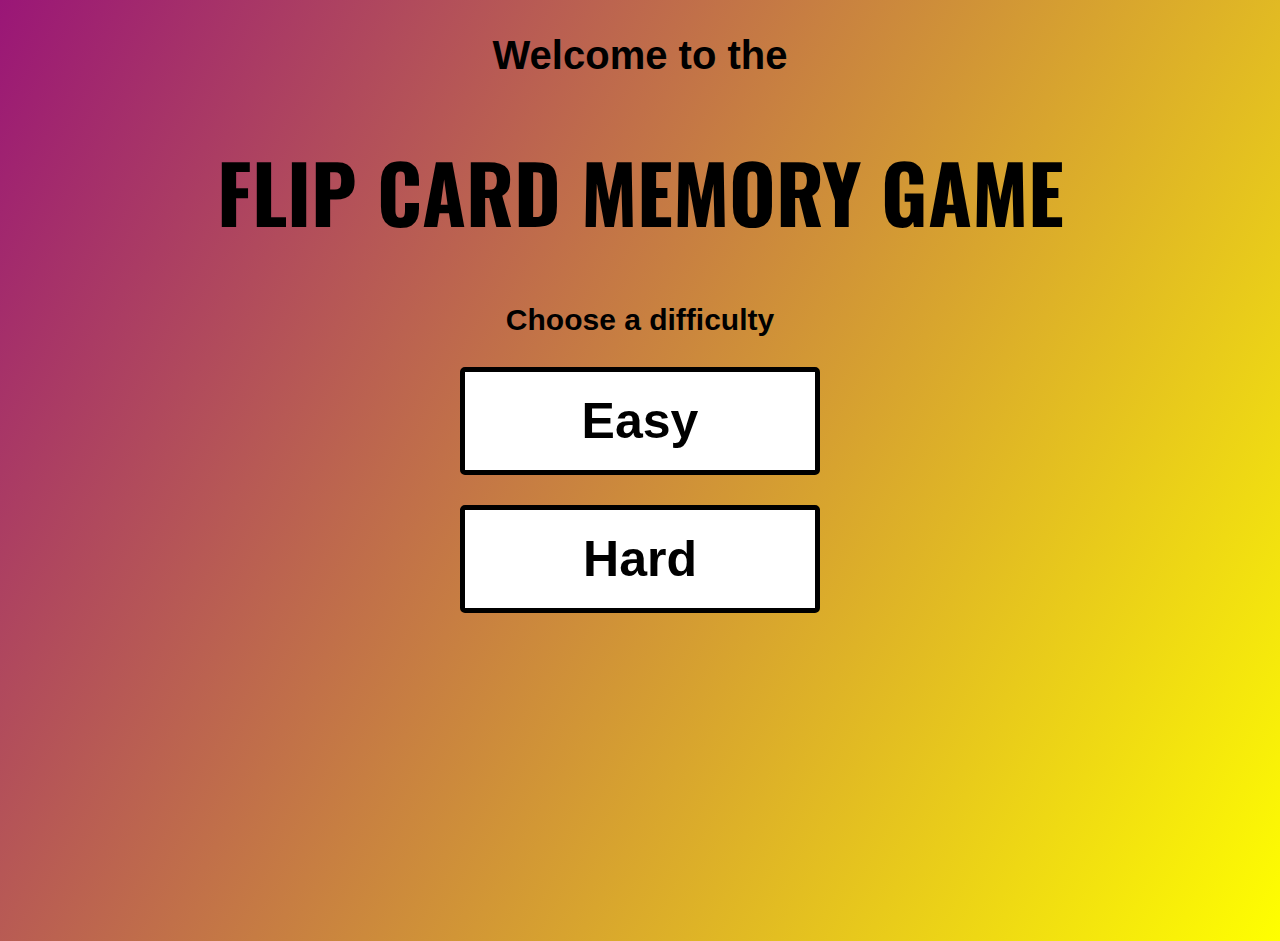
<file: index.html>
<!DOCTYPE html>
<html lang="en">
<head>
    <meta charset="UTF-8">
    <meta http-equiv="X-UA-Compatible" content="IE=edge">
    <meta name="viewport" content="width=device-width, initial-scale=1.0">
    <title>Flip Card Memory Game</title>
    <link rel="stylesheet" href="style.css"></link>
</head>
<body>
    <h2>Welcome to the</h2>
    <h1> FLIP CARD MEMORY GAME</h1>
    <h3>Choose a difficulty</h3>
    <a href="easy-level.html" style="text-decoration: none;">
        <div>
            Easy
        </div>
    </a>
    <a href="hard-level.html" style="text-decoration: none;">
        <div>
            Hard
        </div>
    </a>
</body>
</html>
</file>
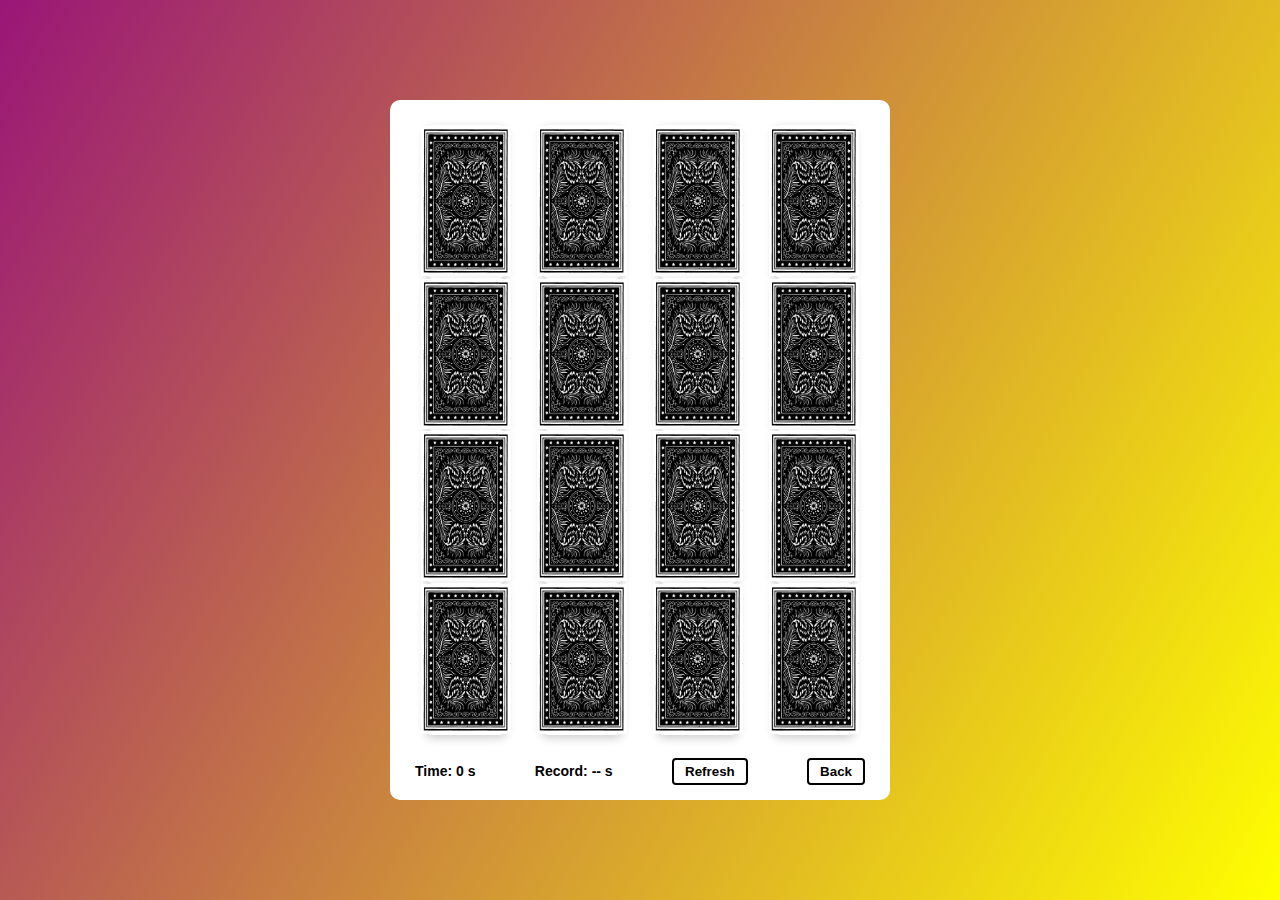
<file: easy-level.html>
<!DOCTYPE html>
<html lang="en">
<head>
  <meta charset="UTF-8">
  <meta http-equiv="X-UA-Compatible" content="IE=edge">
  <meta name="viewport" content="width=device-width, initial-scale=1.0">
  <title>Flip Card Memory Game</title>
  <link rel="stylesheet" href="easy-level-style.css"></link>
</head>
<body>
  <div class="wrapper">
    <ul class="cards">
      <li class="card">
        <div class="view front">
          <img src="Cards\card-1.png" alt="front-card" width="90" height="150">
        </div>
        <div class="view back">
          <img src="Cards\back.png" alt="back-card"  width="90" height="150">
        </div>
      </li>
      <li class="card">
        <div class="view front">
          <img src="Cards\card-2.png" alt="front-card"  width="90" height="150">
        </div>
        <div class="view back">
          <img src="Cards\back.png" alt="back-card"  width="90" height="150">
        </div>
      </li>
      <li class="card">
        <div class="view front">
          <img src="Cards\card-3.png" alt="front-card"  width="90" height="150">
        </div>
        <div class="view back">
          <img src="Cards\back.png" alt="back-card"  width="90" height="150">
        </div>
      </li>
      <li class="card">
        <div class="view front">
          <img src="Cards\card-4.png" alt="front-card" width="90" height="150">
        </div>
        <div class="view back">
          <img src="Cards\back.png" alt="back-card" width="90" height="150">
        </div>
      </li>
      <li class="card">
        <div class="view front">
          <img src="Cards\card-5.png" alt="front-card" width="90" height="150">
        </div>
        <div class="view back">
          <img src="Cards\back.png" alt="back-card" width="90" height="150">
        </div>
      </li>
      <li class="card">
        <div class="view front">
          <img src="Cards\card-6.png" alt="front-card" width="90" height="150">
        </div>
        <div class="view back">
          <img src="Cards\back.png" alt="back-card" width="90" height="150">
        </div>
      </li>
      <li class="card">
        <div class="view front">
          <img src="Cards\card-7.png" alt="front-card" width="90" height="150">
        </div>
        <div class="view back">
          <img src="Cards\back.png" alt="back-card" width="90" height="150">
        </div>
      </li>
      <li class="card">
        <div class="view front">
          <img src="Cards\card-8.png" alt="front-card" width="90" height="150">
        </div>
        <div class="view back">
          <img src="Cards\back.png" alt="back-card" width="90" height="150">
        </div>
      </li>
      <li class="card">
        <div class="view front">
          <img src="Cards\card-1.png" alt="front-card" width="90" height="150">
        </div>
        <div class="view back">
          <img src="Cards\back.png" alt="back-card"  width="90" height="150">
        </div>
      </li>
      <li class="card">
        <div class="view front">
          <img src="Cards\card-2.png" alt="front-card"  width="90" height="150">
        </div>
        <div class="view back">
          <img src="Cards\back.png" alt="back-card"  width="90" height="150">
        </div>
      </li>
      <li class="card">
        <div class="view front">
          <img src="Cards\card-3.png" alt="front-card"  width="90" height="150">
        </div>
        <div class="view back">
          <img src="Cards\back.png" alt="back-card"  width="90" height="150">
        </div>
      </li>
      <li class="card">
        <div class="view front">
          <img src="Cards\card-4.png" alt="front-card" width="90" height="150">
        </div>
        <div class="view back">
          <img src="Cards\back.png" alt="back-card" width="90" height="150">
        </div>
      </li>
      <li class="card">
        <div class="view front">
          <img src="Cards\card-5.png" alt="front-card" width="90" height="150">
        </div>
        <div class="view back">
          <img src="Cards\back.png" alt="back-card" width="90" height="150">
        </div>
      </li>
      <li class="card">
        <div class="view front">
          <img src="Cards\card-6.png" alt="front-card" width="90" height="150">
        </div>
        <div class="view back">
          <img src="Cards\back.png" alt="back-card" width="90" height="150">
        </div>
      </li>
      <li class="card">
        <div class="view front">
          <img src="Cards\card-7.png" alt="front-card" width="90" height="150">
        </div>
        <div class="view back">
          <img src="Cards\back.png" alt="back-card" width="90" height="150">
        </div>
      </li>
      <li class="card">
        <div class="view front">
          <img src="Cards\card-8.png" alt="front-card" width="90" height="150">
        </div>
        <div class="view back">
          <img src="Cards\back.png" alt="back-card" width="90" height="150">
        </div>
      </li>
      <div class="details">
        <p class="time">Time: <span><b>0</b> s</span></p>
        <p class="record">Record: <span><b>--</b> s</span></p>
        <button class="refresh">Refresh</button>
        <a href="index.html" style="text-decoration: none;"><button>Back</button></a>
      </div>
    </ul>
  </div>
  <script src="easy-level-game.js"></script>
</body>
</html>
</file>
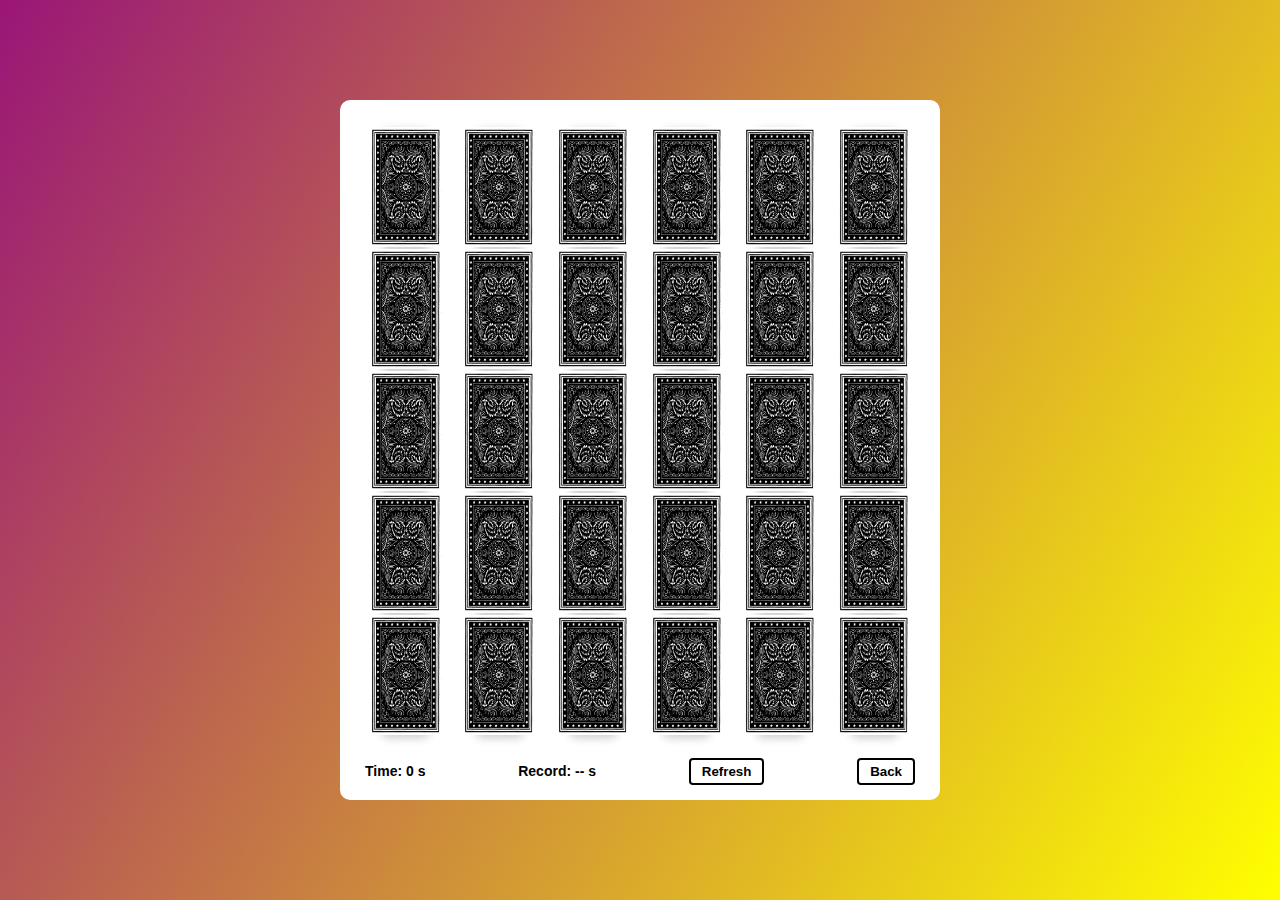
<file: hard-level.html>
<!DOCTYPE html>
<html lang="en">
<head>
  <meta charset="UTF-8">
  <meta http-equiv="X-UA-Compatible" content="IE=edge">
  <meta name="viewport" content="width=device-width, initial-scale=1.0">
  <title>Flip Card Memory Game</title>
  <link rel="stylesheet" href="hard-level-style.css"></link>
</head>
<body>
  <div class="wrapper">
    <ul class="cards">
      <li class="card">
        <div class="view front">
          <img src="Cards\card-1.png" alt="front-card" width="72" height="120">
        </div>
        <div class="view back">
          <img src="Cards\back.png" alt="back-card"  width="72" height="120">
        </div>
      </li>
      <li class="card">
        <div class="view front">
          <img src="Cards\card-2.png" alt="front-card"  width="72" height="120">
        </div>
        <div class="view back">
          <img src="Cards\back.png" alt="back-card"  width="72" height="120">
        </div>
      </li>
      <li class="card">
        <div class="view front">
          <img src="Cards\card-3.png" alt="front-card"  width="72" height="120">
        </div>
        <div class="view back">
          <img src="Cards\back.png" alt="back-card"  width="72" height="120">
        </div>
      </li>
      <li class="card">
        <div class="view front">
          <img src="Cards\card-4.png" alt="front-card" width="72" height="120">
        </div>
        <div class="view back">
          <img src="Cards\back.png" alt="back-card" width="72" height="120">
        </div>
      </li>
      <li class="card">
        <div class="view front">
          <img src="Cards\card-5.png" alt="front-card" width="72" height="120">
        </div>
        <div class="view back">
          <img src="Cards\back.png" alt="back-card" width="72" height="120">
        </div>
      </li>
      <li class="card">
        <div class="view front">
          <img src="Cards\card-6.png" alt="front-card" width="72" height="120">
        </div>
        <div class="view back">
          <img src="Cards\back.png" alt="back-card" width="72" height="120">
        </div>
      </li>
      <li class="card">
        <div class="view front">
          <img src="Cards\card-7.png" alt="front-card" width="72" height="120">
        </div>
        <div class="view back">
          <img src="Cards\back.png" alt="back-card" width="72" height="120">
        </div>
      </li>
      <li class="card">
        <div class="view front">
          <img src="Cards\card-8.png" alt="front-card" width="72" height="120">
        </div>
        <div class="view back">
          <img src="Cards\back.png" alt="back-card" width="72" height="120">
        </div>
      </li>
      <li class="card">
        <div class="view front">
          <img src="Cards\card-9.png" alt="front-card" width="72" height="120">
        </div>
        <div class="view back">
          <img src="Cards\back.png" alt="back-card"  width="72" height="120">
        </div>
      </li>
      <li class="card">
        <div class="view front">
          <img src="Cards\card-10.png" alt="front-card"  width="72" height="120">
        </div>
        <div class="view back">
          <img src="Cards\back.png" alt="back-card"  width="72" height="120">
        </div>
      </li>
      <li class="card">
        <div class="view front">
          <img src="Cards\card-11.png" alt="front-card"  width="72" height="120">
        </div>
        <div class="view back">
          <img src="Cards\back.png" alt="back-card"  width="72" height="120">
        </div>
      </li>
      <li class="card">
        <div class="view front">
          <img src="Cards\card-12.png" alt="front-card" width="72" height="120">
        </div>
        <div class="view back">
          <img src="Cards\back.png" alt="back-card" width="72" height="120">
        </div>
      </li>
      <li class="card">
        <div class="view front">
          <img src="Cards\card-13.png" alt="front-card" width="72" height="120">
        </div>
        <div class="view back">
          <img src="Cards\back.png" alt="back-card" width="72" height="120">
        </div>
      </li>
      <li class="card">
        <div class="view front">
          <img src="Cards\card-14.png" alt="front-card" width="72" height="120">
        </div>
        <div class="view back">
          <img src="Cards\back.png" alt="back-card" width="72" height="120">
        </div>
      </li>
      <li class="card">
        <div class="view front">
          <img src="Cards\card-15.png" alt="front-card" width="72" height="120">
        </div>
        <div class="view back">
          <img src="Cards\back.png" alt="back-card" width="72" height="120">
        </div>
      </li>
      <li class="card">
        <div class="view front">
          <img src="Cards\card-1.png" alt="front-card" width="72" height="120">
        </div>
        <div class="view back">
          <img src="Cards\back.png" alt="back-card"  width="72" height="120">
        </div>
      </li>
      <li class="card">
        <div class="view front">
          <img src="Cards\card-2.png" alt="front-card"  width="72" height="120">
        </div>
        <div class="view back">
          <img src="Cards\back.png" alt="back-card"  width="72" height="120">
        </div>
      </li>
      <li class="card">
        <div class="view front">
          <img src="Cards\card-3.png" alt="front-card"  width="72" height="120">
        </div>
        <div class="view back">
          <img src="Cards\back.png" alt="back-card"  width="72" height="120">
        </div>
      </li>
      <li class="card">
        <div class="view front">
          <img src="Cards\card-4.png" alt="front-card" width="72" height="120">
        </div>
        <div class="view back">
          <img src="Cards\back.png" alt="back-card" width="72" height="120">
        </div>
      </li>
      <li class="card">
        <div class="view front">
          <img src="Cards\card-5.png" alt="front-card" width="72" height="120">
        </div>
        <div class="view back">
          <img src="Cards\back.png" alt="back-card" width="72" height="120">
        </div>
      </li>
      <li class="card">
        <div class="view front">
          <img src="Cards\card-6.png" alt="front-card" width="72" height="120">
        </div>
        <div class="view back">
          <img src="Cards\back.png" alt="back-card" width="72" height="120">
        </div>
      </li>
      <li class="card">
        <div class="view front">
          <img src="Cards\card-7.png" alt="front-card" width="72" height="120">
        </div>
        <div class="view back">
          <img src="Cards\back.png" alt="back-card" width="72" height="120">
        </div>
      </li>
      <li class="card">
        <div class="view front">
          <img src="Cards\card-8.png" alt="front-card" width="72" height="120">
        </div>
        <div class="view back">
          <img src="Cards\back.png" alt="back-card" width="72" height="120">
        </div>
      </li>
      <li class="card">
        <div class="view front">
          <img src="Cards\card-9.png" alt="front-card" width="72" height="120">
        </div>
        <div class="view back">
          <img src="Cards\back.png" alt="back-card"  width="72" height="120">
        </div>
      </li>
      <li class="card">
        <div class="view front">
          <img src="Cards\card-10.png" alt="front-card"  width="72" height="120">
        </div>
        <div class="view back">
          <img src="Cards\back.png" alt="back-card"  width="72" height="120">
        </div>
      </li>
      <li class="card">
        <div class="view front">
          <img src="Cards\card-11.png" alt="front-card"  width="72" height="120">
        </div>
        <div class="view back">
          <img src="Cards\back.png" alt="back-card"  width="72" height="120">
        </div>
      </li>
      <li class="card">
        <div class="view front">
          <img src="Cards\card-12.png" alt="front-card" width="72" height="120">
        </div>
        <div class="view back">
          <img src="Cards\back.png" alt="back-card" width="72" height="120">
        </div>
      </li>
      <li class="card">
        <div class="view front">
          <img src="Cards\card-13.png" alt="front-card" width="72" height="120">
        </div>
        <div class="view back">
          <img src="Cards\back.png" alt="back-card" width="72" height="120">
        </div>
      </li>
      <li class="card">
        <div class="view front">
          <img src="Cards\card-14.png" alt="front-card" width="72" height="120">
        </div>
        <div class="view back">
          <img src="Cards\back.png" alt="back-card" width="72" height="120">
        </div>
      </li>
      <li class="card">
        <div class="view front">
          <img src="Cards\card-15.png" alt="front-card" width="72" height="120">
        </div>
        <div class="view back">
          <img src="Cards\back.png" alt="back-card" width="72" height="120">
        </div>
      </li>
      <div class="details">
        <p class="time">Time: <span><b>0</b> s</span></p>
        <p class="record">Record: <span><b>--</b> s</span></p>
        <button class="refresh">Refresh</button>
        <a href="index.html" style="text-decoration: none;"><button>Back</button></a>
      </div>
    </ul>
  </div>
  <script src="hard-level-game.js"></script>
</body>
</html>
</file>
<file: style.css>
@import url('https://fonts.googleapis.com/css2?family=Oswald:wght@300&display=swap');
* {
    font-family: sans-serif;
    font-weight: 700;
    align-items: center;
    justify-content: center;
}
body{
    height: 100vh;
    text-align: center;
    justify-content: center;
    background: linear-gradient(120deg, #9a1677, #ffff00);
}
h1 {
    font-size: 80px;
    font-family: 'Oswald', sans-serif;
}
h2 {
    font-size: 40px;
}
h3 {
    font-size: 30px;
}
div {
    width: 350px;
    color: black;
    font-size: 50px;
    padding: 20px 0;
    text-align: center;
    margin: auto;
    margin-top: 30px;
    justify-content: space-between;
    background-color: white;
    border-color: black;
    border-style: solid;
    border-width: 5px;
    border-radius: 5px;
}

div:hover{
  background-color: #3e8e41; /* Green */
  color: white;
}

div:active {
  background-color: #3e8e41;
  box-shadow: 0 5px #666;
  transform: translateY(4px);
}
</file>
<file: easy-level-style.css>
*{
  margin: 0;
  padding: 0;
  box-sizing: border-box;
  font-family: sans-serif;
}

body{
  display: flex;
  align-items: center;
  justify-content: center;
  height: 100vh;
  background: linear-gradient(120deg, #9a1677, #ffff00);
}
.wrapper{
  height: 700px;
  width: 500px;
  padding: 25px;
  background: white;
  border-radius: 10px;
}
.cards, .card, .view{
  display: flex;
  align-items: center;
  justify-content: center;
}
.cards{
  height: 100%;
  width: 100%;
  flex-wrap: wrap;
  justify-content: space-between;
}
.cards .card{
  cursor: pointer;
  position: relative;
  perspective: 800px;
  transform-style: preserve-3d;
  height: calc(100% / 4 - 10px);
  width: calc(100% / 4 - 10px);
}
.cards .card .view{
  height: 100%;
  width: 80%;
  user-select: none;
  pointer-events: none;
  position: absolute;
  background: white;
  border-radius: 8px;
  backface-visibility: hidden;
  transition: transform 0.6s;
  box-shadow: 0 3px 10px rgba(0,0,0,0.2);
}
.card .front{
  transform: rotateY(-180deg);
}
.card.flip .back{
  transform: rotateY(180deg);
}
.card.flip .front{
  transform: rotateY(0);
}

.details{
  width: 100%;
  height: 5%;
  margin-top: 20px;
  border-radius: 4px;
  display: flex;
  align-items: center;
  justify-content: space-between;
  font-size: 14px;
  font-weight: bolder;
}
.details p button {
  margin-left: 20px;
  font-weight: 500;
}

.details button{
  cursor: pointer;
  border-radius: 4px;
  padding: 4px 11px;
  background: #fff;
  border: 2px solid;
  transition: 0.3s ease;
  font-weight: bold;
}

.details button:hover{
  background-color: #3e8e41; /* Green */
  color: white;
}

.details button:active {
  background-color: #3e8e41;
  box-shadow: 0 5px #666;
  transform: translateY(4px);
}
</file>
<file: hard-level-style.css>
*{
    margin: 0;
    padding: 0;
    box-sizing: border-box;
    font-family: sans-serif;
  }

  body{
    display: flex;
    align-items: center;
    justify-content: center;
    height: 100vh;
    background: linear-gradient(120deg, #9a1677, #ffff00);
  }
  .wrapper{
    height: 700px;
    width: 600px;
    padding: 25px;
    background: white;
    border-radius: 10px;
  }
  .cards, .card, .view{
    display: flex;
    align-items: center;
    justify-content: center;
  }
  .cards{
    height: 100%;
    width: 100%;
    flex-wrap: wrap;
    justify-content: space-between;
  }
  .cards .card{
    margin-top: 2px;
    cursor: pointer;
    position: relative;
    perspective: 800px;
    transform-style: preserve-3d;
    height: calc(100% / 5 - 10px);
    width: calc(100% / 6 - 10px);
  }
  .cards .card .view{
    height: 100%;
    width: 60%;
    user-select: none;
    pointer-events: none;
    position: absolute;
    background: white;
    border-radius: 8px;
    backface-visibility: hidden;
    transition: transform 0.6s;
    box-shadow: 0 3px 10px rgba(0,0,0,0.2);
  }
  .card .front{
    transform: rotateY(-180deg);
  }
  .card.flip .back{
    transform: rotateY(180deg);
  }
  .card.flip .front{
    transform: rotateY(0);
  }

  .details{
    width: 100%;
    height: 5%;
    margin-top: 20px;
    border-radius: 4px;
    display: flex;
    align-items: center;
    justify-content: space-between;
    font-size: 14px;
    font-weight: bolder;
  }
  .details p button {
    margin-left: 20px;
    font-weight: 500;
  }

  .details button{
    cursor: pointer;
    border-radius: 4px;
    padding: 4px 11px;
    background: #fff;
    border: 2px solid;
    transition: 0.3s ease;
    font-weight: bold;
  }
  
  .details button:hover{
    background-color: #3e8e41; /* Green */
    color: white;
  }

  .details button:active {
    background-color: #3e8e41;
    box-shadow: 0 5px #666;
    transform: translateY(4px);
  }
</file>
